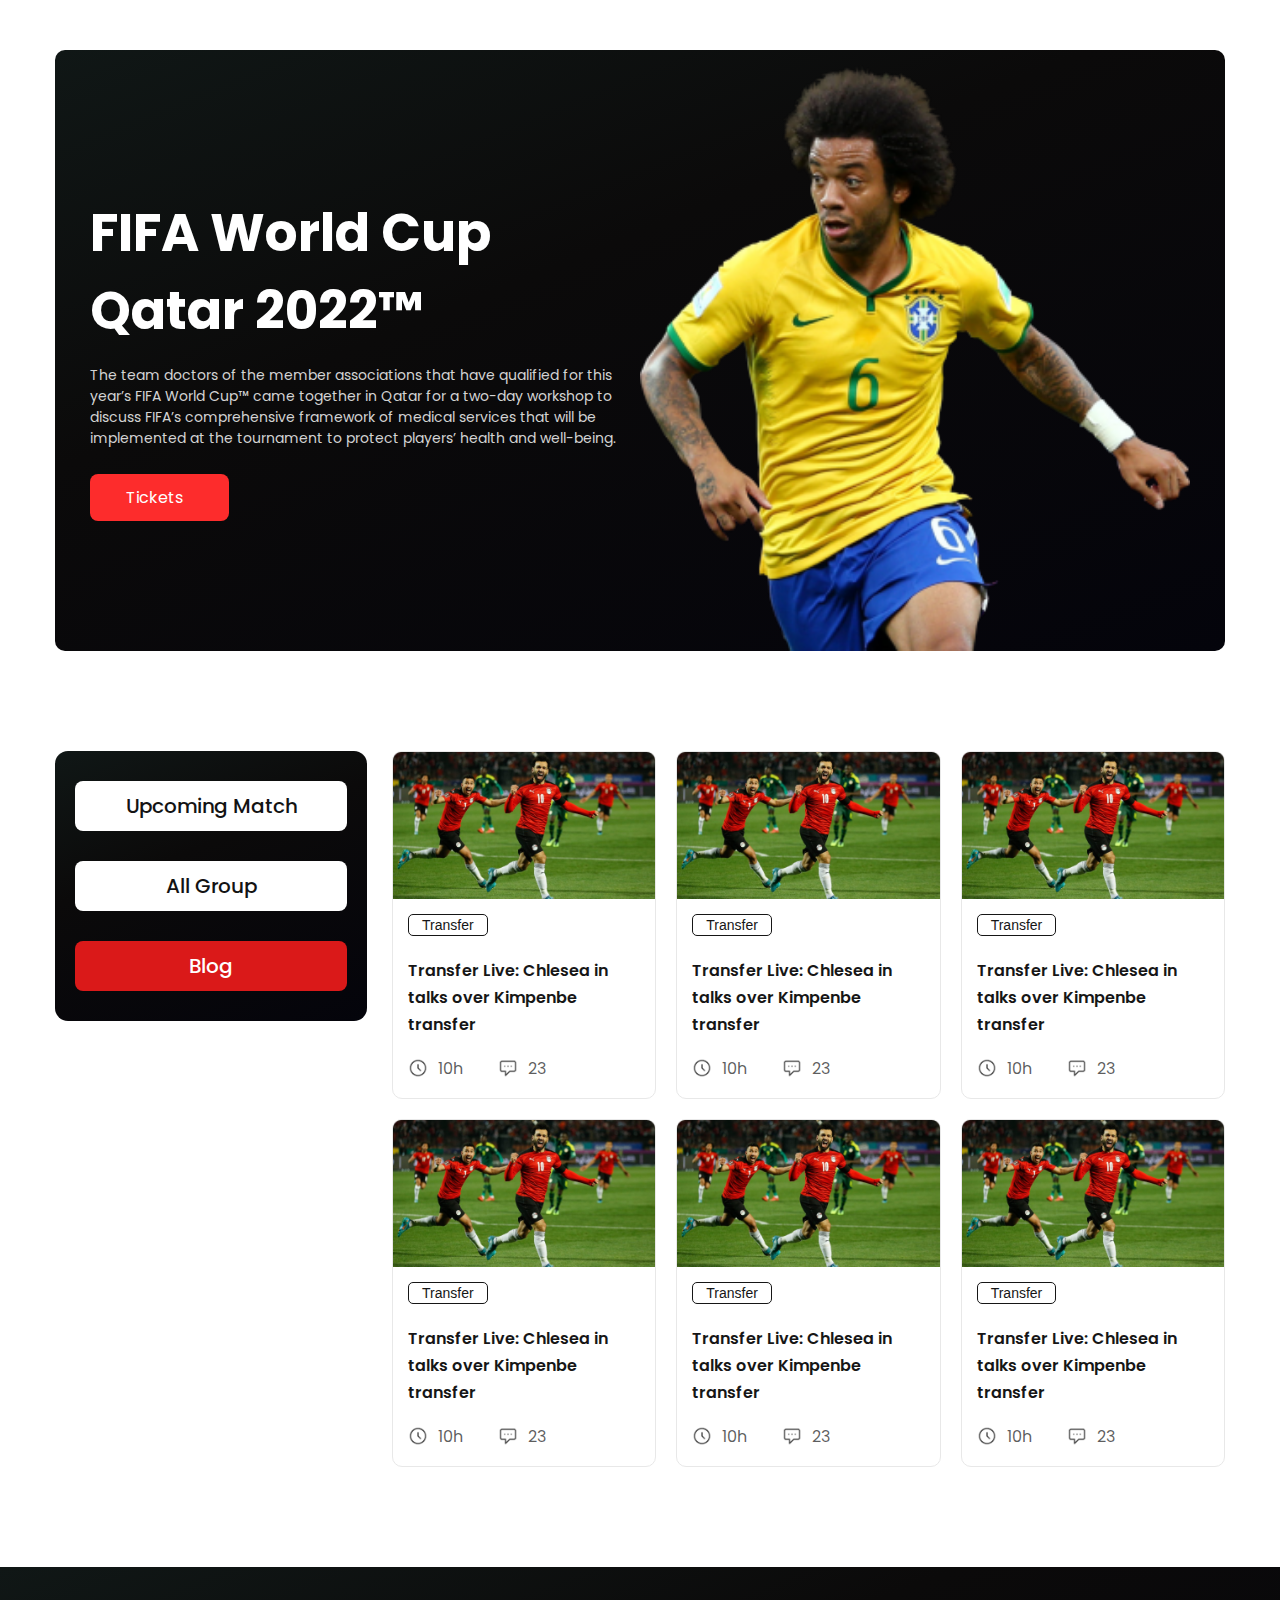
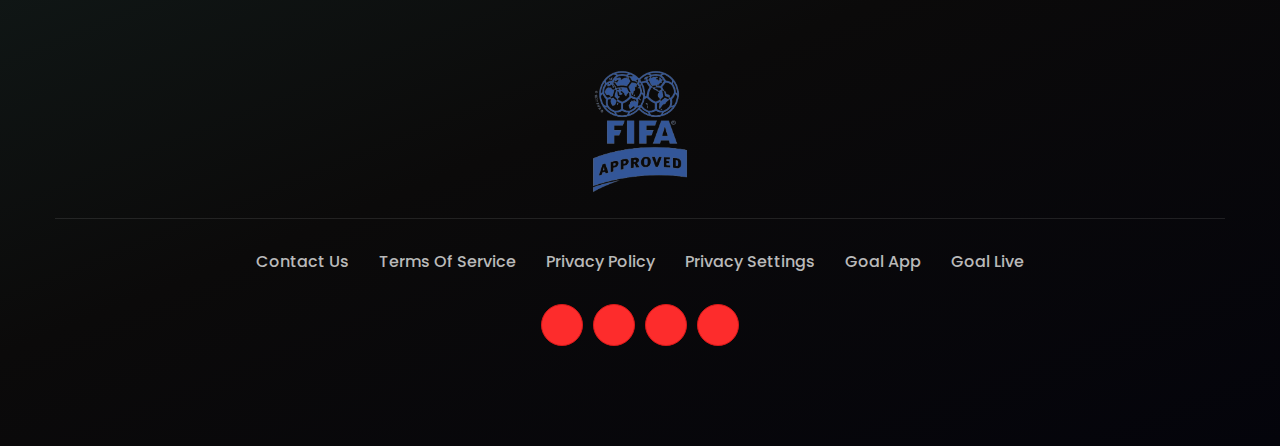
<file: index.html>
<!DOCTYPE html>
<html lang="en">
  <head>
    <meta charset="UTF-8" />
    <meta http-equiv="X-UA-Compatible" content="IE=edge" />
    <meta name="viewport" content="width=device-width, initial-scale=1.0" />
    <title>World Cup 2022</title>
    <!-------------- font awesome cdn link here  ----------->
    <link rel="stylesheet" href="https://cdnjs.cloudflare.com/ajax/libs/font-awesome/6.1.1/css/all.min.css" integrity="sha512-KfkfwYDsLkIlwQp6LFnl8zNdLGxu9YAA1QvwINks4PhcElQSvqcyVLLD9aMhXd13uQjoXtEKNosOWaZqXgel0g==" crossorigin="anonymous" referrerpolicy="no-referrer" />
    <!------------- style sheet link here -------------->
    <link rel="stylesheet" href="css/style.css" />
  </head>
  <body>
    <!-------------------- container start ----------------->
    <div class="container">
      <!----------------- header part start  ---------------------->
      <header class="header">
        <div class="header-section">
          <div class="header-content">
            <div class="header-text">
              <h2 class="header-title">FIFA World Cup Qatar 2022™</h2>
              <p class="header-sub-text"> The team doctors of the member associations that have qualified for this year’s FIFA World Cup™ came together in Qatar for a two-day workshop to discuss FIFA’s comprehensive framework of medical services that will be implemented at the tournament to protect players’ health and well-being. </p>
              <a href="index.html" class="button">Tickets <span class="icon">
                  <i class="fa-solid fa-arrow-right-long"></i>
                </span>
              </a>
            </div>
          </div>
          <div class="header-image">
            <img src="images/Banner Image.png" alt="" />
          </div>
        </div>
      </header>
      <!----------------- header part end  ------------------------->
      <main>
        <!-- blog section  -->
        <section class="blog-section">
          <!-- side bar start  -->
          <aside class="sidebar">
            <ul>
              <li>
                <a href="upcoming.html">Upcoming Match</a>
              </li>
              <li>
                <a href="#">All Group</a>
              </li>
              <li class="active">
                <a href="index.html">Blog</a>
              </li>
            </ul>
          </aside>
          <div class="blogs">
            <div class="blog">
              <div class="blog-img">
                <img src="images/Blog Image.png" alt="" />
              </div>
              <div class="blog-content">
                <button>Transfer</button>
                <h3 class="blog-heading"> Transfer Live: Chlesea in talks over Kimpenbe transfer </h3>
                <div class="blog-details">
                  <span>
                    <img src="images/Time Icon.png" alt="" />10h </span>
                  <span>
                    <img src="images/Chat Icon.png" alt="" />23 </span>
                </div>
              </div>
            </div>
            <div class="blog">
              <div class="blog-img">
                <img src="images/Blog Image.png" alt="" />
              </div>
              <div class="blog-content">
                <button>Transfer</button>
                <h3 class="blog-heading"> Transfer Live: Chlesea in talks over Kimpenbe transfer </h3>
                <div class="blog-details">
                  <span>
                    <img src="images/Time Icon.png" alt="" />10h </span>
                  <span>
                    <img src="images/Chat Icon.png" alt="" />23 </span>
                </div>
              </div>
            </div>
            <div class="blog">
              <div class="blog-img">
                <img src="images/Blog Image.png" alt="" />
              </div>
              <div class="blog-content">
                <button>Transfer</button>
                <h3 class="blog-heading"> Transfer Live: Chlesea in talks over Kimpenbe transfer </h3>
                <div class="blog-details">
                  <span>
                    <img src="images/Time Icon.png" alt="" />10h </span>
                  <span>
                    <img src="images/Chat Icon.png" alt="" />23 </span>
                </div>
              </div>
            </div>
            <div class="blog">
              <div class="blog-img">
                <img src="images/Blog Image.png" alt="" />
              </div>
              <div class="blog-content">
                <button>Transfer</button>
                <h3 class="blog-heading"> Transfer Live: Chlesea in talks over Kimpenbe transfer </h3>
                <div class="blog-details">
                  <span>
                    <img src="images/Time Icon.png" alt="" />10h </span>
                  <span>
                    <img src="images/Chat Icon.png" alt="" />23 </span>
                </div>
              </div>
            </div>
            <div class="blog">
              <div class="blog-img">
                <img src="images/Blog Image.png" alt="" />
              </div>
              <div class="blog-content">
                <button>Transfer</button>
                <h3 class="blog-heading"> Transfer Live: Chlesea in talks over Kimpenbe transfer </h3>
                <div class="blog-details">
                  <span>
                    <img src="images/Time Icon.png" alt="" />10h </span>
                  <span>
                    <img src="images/Chat Icon.png" alt="" />23 </span>
                </div>
              </div>
            </div>
            <div class="blog">
              <div class="blog-img">
                <img src="images/Blog Image.png" alt="" />
              </div>
              <div class="blog-content">
                <button>Transfer</button>
                <h3 class="blog-heading"> Transfer Live: Chlesea in talks over Kimpenbe transfer </h3>
                <div class="blog-details">
                  <span>
                    <img src="images/Time Icon.png" alt="" />10h </span>
                  <span>
                    <img src="images/Chat Icon.png" alt="" />23 </span>
                </div>
              </div>
            </div>
          </div>
          <div class="blog-button">
            <a href="" class="button">view all</a>
          </div>
        </section>
      </main>
    </div>
    <!------------------ container end------------------------>
    <!------------------ footer part start  -------------------------->
    <footer class="footer">
      <div class="footer-text">
        <div class="container">
          <div class="logo">
            <a href="index.html">
              <img src="images/logo.png" alt="" />
            </a>
          </div>
          <div class="divider"></div>
          <div class="footer-menu">
            <ul>
              <li>
                <a href="#">Contact Us</a>
              </li>
              <li>
                <a href="#">Terms of Service</a>
              </li>
              <li>
                <a href="#">Privacy Policy</a>
              </li>
              <li>
                <a href="#">Privacy Settings</a>
              </li>
              <li>
                <a href="#">Goal App</a>
              </li>
              <li>
                <a href="#"> Goal Live</a>
              </li>
            </ul>
          </div>
          <div class="social-icon">
            <ul>
              <li>
                <a href="">
                  <i class="fa-brands fa-facebook"></i>
                </a>
              </li>
              <li>
                <a href="">
                  <i class="fa-brands fa-youtube"></i>
                </a>
              </li>
              <li>
                <a href="">
                  <i class="fa-brands fa-twitter"></i>
                </a>
              </li>
              <li>
                <a href="">
                  <i class="fa-brands fa-whatsapp"></i>
                </a>
              </li>
            </ul>
          </div>
        </div>
      </div>
    </footer>
    <!-------------------- footer part end  ------------------------->
  </body>
</html>
</file>
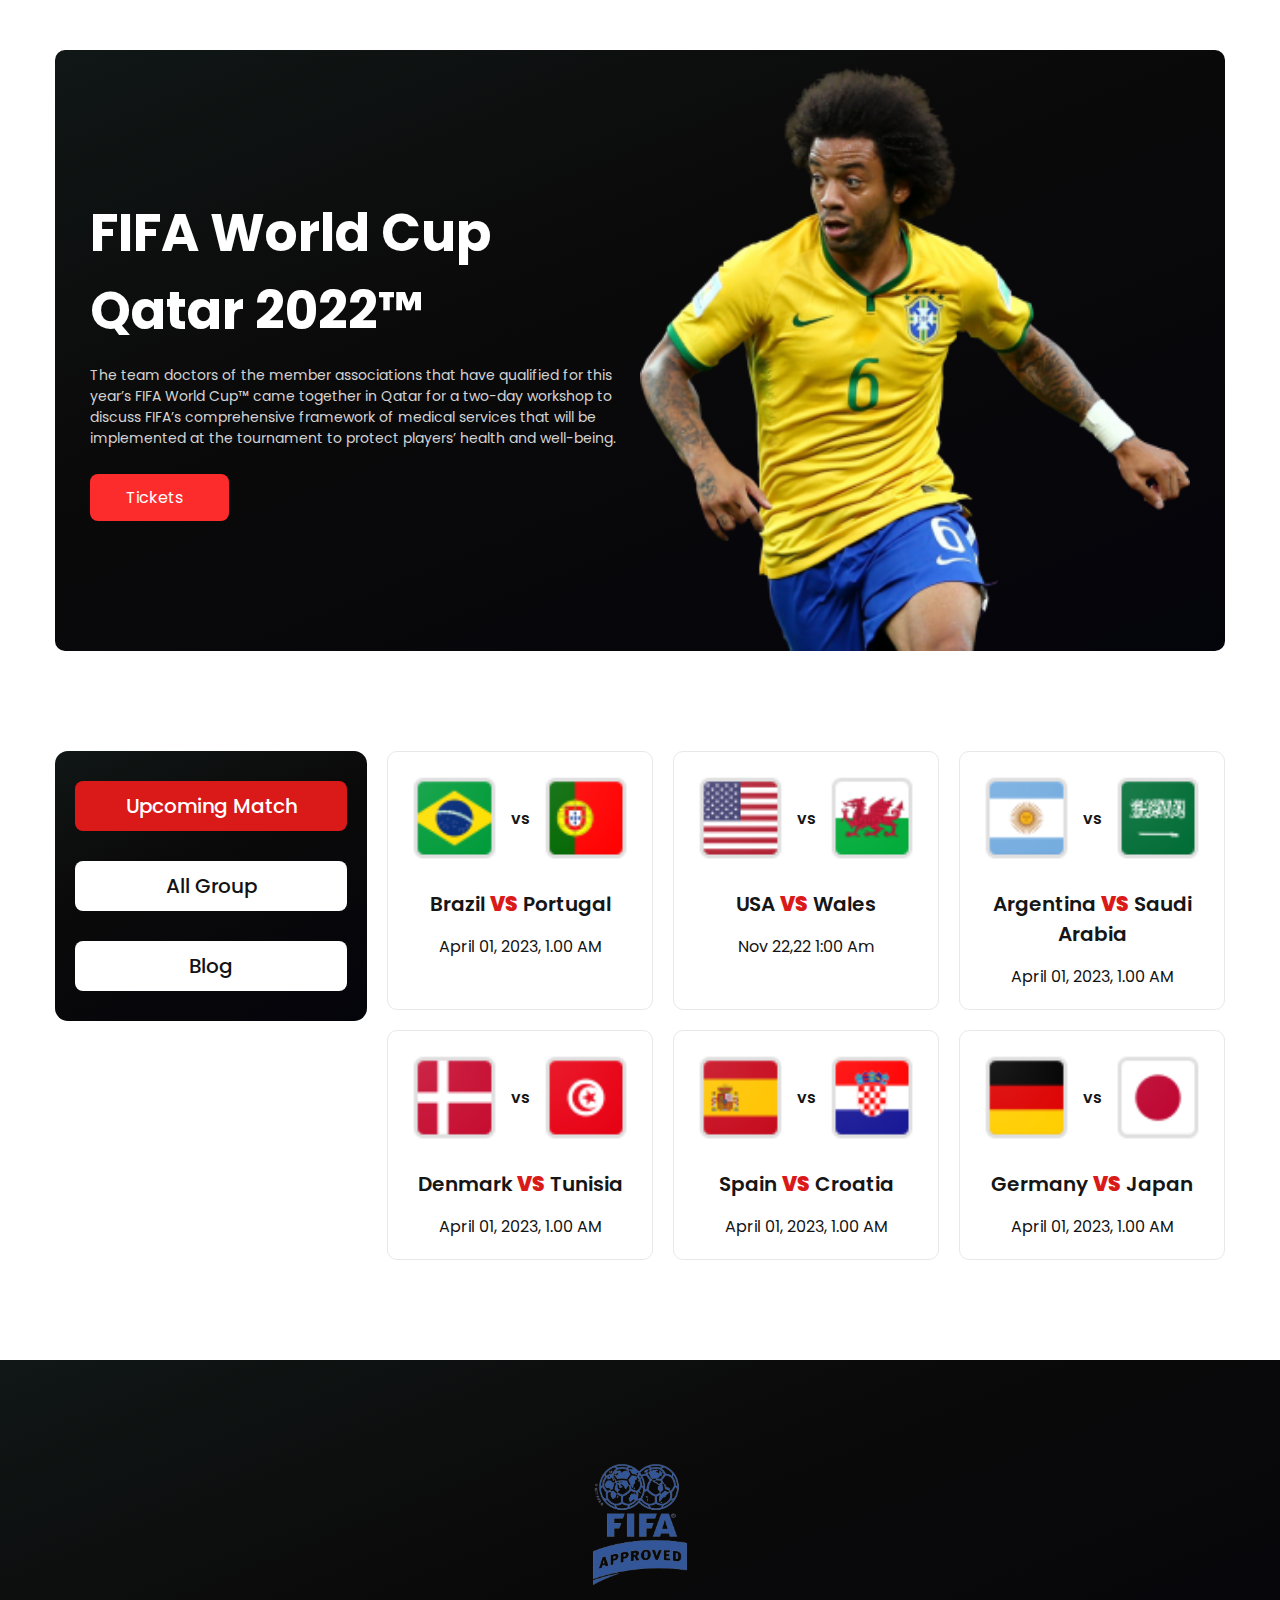
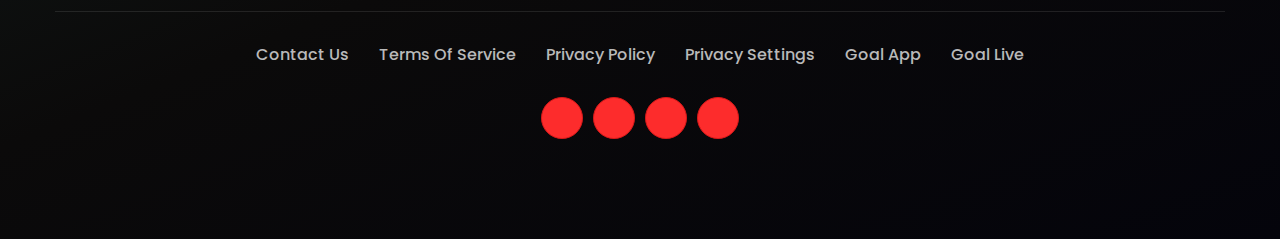
<file: upcoming.html>
<!DOCTYPE html>
<html lang="en">
  <head>
    <meta charset="UTF-8" />
    <meta http-equiv="X-UA-Compatible" content="IE=edge" />
    <meta name="viewport" content="width=device-width, initial-scale=1.0" />
    <title>Upcoming Matches</title>
    <!-------------- font awesome cdn link here  ----------->
    <link
      rel="stylesheet"
      href="https://cdnjs.cloudflare.com/ajax/libs/font-awesome/6.1.1/css/all.min.css"
      integrity="sha512-KfkfwYDsLkIlwQp6LFnl8zNdLGxu9YAA1QvwINks4PhcElQSvqcyVLLD9aMhXd13uQjoXtEKNosOWaZqXgel0g=="
      crossorigin="anonymous"
      referrerpolicy="no-referrer"
    />

    <!------------- style sheet link here -------------->
    <link rel="stylesheet" href="css/style.css" />
  </head>
  <body>
    <!-------------------- container start ----------------->
    <div class="container">
      <!----------------- header part start  ---------------------->
      <header class="header">
        <div class="header-section">
          <div class="header-content">
            <div class="header-text">
              <h2 class="header-title">FIFA World Cup Qatar 2022™</h2>
              <p class="header-sub-text">
                The team doctors of the member associations that have qualified
                for this year’s FIFA World Cup™ came together in Qatar for a
                two-day workshop to discuss FIFA’s comprehensive framework of
                medical services that will be implemented at the tournament to
                protect players’ health and well-being.
              </p>
              <a href="index.html" class="button"
                >Tickets
                <span class="icon"
                  ><i class="fa-solid fa-arrow-right-long"></i></span
              ></a>
            </div>
          </div>
          <div class="header-image">
            <img src="images/Banner Image.png" alt="" />
          </div>
        </div>
      </header>

      <!----------------- header part end  ------------------------->
      <main>
        <!-- blog section  -->
        <section class="match-section">
          <!-- side bar start  -->
          <aside class="sidebar">
            <ul>
              <li class="active"><a href="upcoming.html">Upcoming Match</a></li>
              <li><a href="#">All Group</a></li>
              <li><a href="index.html">Blog</a></li>
            </ul>
          </aside>
          <div class="upcoming-matches">
            <div class="match">
              <div class="team-image">
                <img src="images/flag/bra.png" alt="" />
                <span>vs</span>
                <img src="images/flag/por.png" alt="" />
              </div>
              <div class="match-details">
                <h4 class="team-name">Brazil <b>VS</b> Portugal</h4>
                <p class="match-time">April 01, 2023, 1.00 AM</p>
              </div>
            </div>
            <div class="match">
              <div class="team-image">
                <img src="images/flag/download.png" alt="" />
                <span>vs</span>
                <img src="images/flag/wal.png" alt="" />
              </div>
              <div class="match-details">
                <h4 class="team-name">USA <b>VS</b> Wales</h4>
                <p class="match-time">Nov 22,22 1:00 Am</p>
              </div>
            </div>
            <div class="match">
              <div class="team-image">
                <img src="images/flag/arg.png" alt="" />
                <span>vs</span>
                <img src="images/flag/sau.png" alt="" />
              </div>
              <div class="match-details">
                <h4 class="team-name">Argentina <b>VS</b> Saudi Arabia</h4>
                <p class="match-time">April 01, 2023, 1.00 AM</p>
              </div>
            </div>
            <div class="match">
              <div class="team-image">
                <img src="images/flag/den.png" alt="" />
                <span>vs</span>
                <img src="images/flag/tun.png" alt="" />
              </div>
              <div class="match-details">
                <h4 class="team-name">Denmark <b>VS</b> Tunisia</h4>
                <p class="match-time">April 01, 2023, 1.00 AM</p>
              </div>
            </div>
            <div class="match">
              <div class="team-image">
                <img src="images/flag/spain.png" alt="" />
                <span>vs</span>
                <img src="images/flag/cos.png" alt="" />
              </div>
              <div class="match-details">
                <h4 class="team-name">Spain <b>VS</b> Croatia</h4>
                <p class="match-time">April 01, 2023, 1.00 AM</p>
              </div>
            </div>
            <div class="match">
              <div class="team-image">
                <img src="images/flag/ger.png" alt="" />
                <span>vs</span>
                <img src="images/flag/jap.png" alt="" />
              </div>
              <div class="match-details">
                <h4 class="team-name">Germany <b>VS</b> Japan</h4>
                <p class="match-time">April 01, 2023, 1.00 AM</p>
              </div>
            </div>
          </div>
          <div class="blog-button">
            <a href="" class="button">view all</a>
          </div>
        </section>
      </main>
    </div>
    <!------------------ container end------------------------>

    <!------------------ footer part start  -------------------------->
    <footer class="footer">
      <div class="footer-text">
        <div class="container">
          <div class="logo">
            <a href="index.html"><img src="images/logo.png" alt="" /></a>
          </div>
          <div class="divider"></div>
          <div class="footer-menu">
            <ul>
              <li><a href="#">Contact Us</a></li>
              <li><a href="#">Terms of Service</a></li>
              <li><a href="#">Privacy Policy</a></li>
              <li><a href="#">Privacy Settings</a></li>
              <li><a href="#">Goal App</a></li>
              <li><a href="#"> Goal Live</a></li>
            </ul>
          </div>
          <div class="social-icon">
            <ul>
              <li>
                <a href=""><i class="fa-brands fa-facebook"></i></a>
              </li>
              <li>
                <a href=""><i class="fa-brands fa-youtube"></i></a>
              </li>
              <li>
                <a href=""><i class="fa-brands fa-twitter"></i></a>
              </li>
              <li>
                <a href=""><i class="fa-brands fa-whatsapp"></i></a>
              </li>
            </ul>
          </div>
        </div>
      </div>
    </footer>
    <!-------------------- footer part end  ------------------------->
  </body>
</html>
</file>
<file: css/style.css>
/* 
===========================
google fonts 
===========================
 */
@import url("https://fonts.googleapis.com/css2?family=Poppins:wght@100;200;300;400;500;600;700;800;900&display=swap");

/* 
===========================
Base CSS
===========================
 */
* {
  margin: 0;
  padding: 0;
}
::after,
::before {
  box-sizing: border-box;
}
body {
  font-family: "Poppins", sans-serif;
}
ul {
  margin: 0;
  padding: 0;
}
li {
  list-style: none;
}
a,
a:hover {
  text-decoration: none;
}
/* 
===========================
Reusable CSS
===========================
 */
img {
  width: 100%;
  height: 100%;
  /* object-fit: cover; */
}
.container {
  max-width: 1170px;
  margin: 0 auto;
  padding-top: 50px;
}
.button {
  display: flex;
  align-items: center;
  gap: 10px;
  padding: 10px 35px;
  width: fit-content;
  background-color: rgb(253, 44, 44);
  color: #fff;
  border-radius: 8px;
  text-transform: capitalize;
  border: 1px solid transparent;
  transition: background-color 0.3s, color 0.3s, border-color 0.3s;
}
.button .icon {
  margin-left: 0px;
  transition: margin 0.3s;
}
.button:hover {
  background-color: transparent;
  color: rgb(253, 44, 44);
  border-color: rgb(253, 44, 44);
}
.button:hover .icon {
  margin-left: 7px;
}
.sidebar ul li.active {
  background-color: rgb(218, 25, 25);
}
.sidebar ul li.active a {
  color: #fff;
}
/* 
===========================
HEADER PART
===========================
 */
.header {
  background: linear-gradient(
    338deg,
    rgba(4, 4, 11, 1) 0%,
    rgba(11, 10, 10, 1) 61%,
    rgba(16, 23, 22, 1) 100%
  );
  border-radius: 10px;
  padding: 15px 35px 0 35px;
}
.header-section {
  display: grid;
  grid-template-columns: repeat(2, 1fr);
}
.header-content {
  display: flex;
  align-items: center;
}
.header-title {
  color: #fff;
  font-size: 52px;
}
.header-sub-text {
  color: lightgray;
  font-size: 14px;
  font-weight: 400;
  margin-top: 15px;
  margin-bottom: 25px;
}
/* 
===========================
Blog Section
===========================
 */
.blog-section {
  display: grid;
  grid-template-columns: 312px 1fr;
  grid-column-gap: 25px;
  padding: 100px 0;
}
.sidebar ul {
  background: linear-gradient(
    338deg,
    rgba(4, 4, 11, 1) 0%,
    rgba(11, 10, 10, 1) 61%,
    rgba(16, 23, 22, 1) 100%
  );
  border-radius: 13px;
  padding: 30px 20px;
  text-align: center;
}
.sidebar ul li {
  padding: 10px 20px;
  background-color: #fff;
  margin-bottom: 30px;
  border-radius: 8px;
  cursor: pointer;
}

.sidebar ul li:last-child {
  margin-bottom: 0;
}
.sidebar ul li a {
  color: #131313;
  font-size: 20px;
  font-weight: 500;
  text-transform: capitalize;
  text-align: center;
  /* display: inline-block; */
}
/* blogs part start  */
.blogs {
  display: grid;
  grid-template-columns: repeat(3, 1fr);
  grid-gap: 20px;
}
.blog {
  border: 1px solid #e8e8e8;
  border-radius: 10px;
  transition: transform 0.3s;
}
.blog:hover {
  transform: translateY(-8px) scale(1.05);
}
.blog-img img {
  transition: transform 0.3s;
}
.blog:hover .blog-img img {
  transform: scale(0.99);
}
.blog-content {
  padding: 6px 15px 20px 15px;
}
.blog-content button {
  outline: none;
  cursor: pointer;
  background-color: transparent;
  border: 1px solid #161616;
  border-radius: 5px;
  padding: 2px 13px;
  font-size: 14px;
  font-weight: 500;
  color: #161616;
}
.blog-content .blog-heading {
  font-size: 16px;
  font-weight: 600;
  color: #161616;
  margin: 20px 0;
  line-height: 27px;
  cursor: pointer;
  transition: color 0.3s;
}
.blog:hover .blog-heading {
  color: rgb(218, 25, 25);
}
.blog-details {
  display: flex;
  gap: 70px;
}
.blog-details span {
  width: 20px;
  height: 20px;
  display: flex;
  align-items: center;
  gap: 10px;
  color: rgba(22, 22, 22, 0.7);
}
.blog-button .button {
  display: none;
}
/* 
===========================
footer start
===========================
 */
.footer {
  background: linear-gradient(
    338deg,
    rgba(4, 4, 11, 1) 0%,
    rgba(11, 10, 10, 1) 61%,
    rgba(16, 23, 22, 1) 100%
  );
  padding: 100px 0;
  text-align: center;
}
.footer .container {
  padding: 0;
}
.logo {
  width: 100px;
  margin: 0 auto 15px auto;
}
.footer .divider {
  width: 100%;
  height: 1px;
  background-color: rgba(255, 255, 255, 0.1);
}
.footer .footer-menu ul {
  display: flex;
  gap: 30px;
  justify-content: center;
  margin-top: 30px;
}
.footer ul li a {
  font-size: 16px;
  color: #b9b9b9;
  font-weight: 500;
  text-transform: capitalize;
  transition: color 0.3s;
}
.footer > ul li a:hover {
  color: #8b8989;
}
.social-icon ul {
  display: flex;
  justify-content: center;
  gap: 10px;
  margin-top: 30px;
}
.social-icon a {
  width: 40px;
  height: 40px;
  border: 1px solid rgb(218, 25, 25);
  background-color: rgb(253, 44, 44);
  color: #fff;
  border-radius: 50%;
  display: flex;
  align-items: center;
  justify-content: center;
  transition: color 0.3s, background-color 0.3s;
}

.social-icon a:hover {
  color: rgb(218, 25, 25);
  background-color: transparent;
}
/* 
===========================
Matches Time
===========================
*/
.match-section {
  display: grid;
  grid-template-columns: 312px 1fr;
  grid-column-gap: 20px;
  padding: 100px 0;
}
.upcoming-matches {
  display: grid;
  grid-template-columns: repeat(3, 1fr);
  grid-gap: 20px;
}
.match {
  padding: 20px;
  border: 1px solid #e8e8e8;
  border-radius: 10px;
}
.team-image {
  display: flex;
  align-items: center;
  justify-content: center;
  gap: 10px;
}
.team-image img {
  object-fit: cover;
}
.team-image span {
  font-weight: 600;
  color: #161616;
  font-size: 16px;
}
.match-details {
  text-align: center;
}
.team-name {
  font-size: 20px;
  color: #161616;
  font-weight: 600;
  margin-top: 25px;
}
.team-name b {
  color: rgb(218, 25, 25);
}
.match-time {
  font-size: 16px;
  color: #131313;
  font-weight: 400;
  margin-top: 15px;
}

/* 
===========================
media queries
===========================
 */

/* mobile screen  */
@media screen and (max-width: 500px) {
  .container {
    padding: 0 10px;
  }
}
@media screen and (max-width: 688px) {
  .container {
    max-width: 100%;
    padding: 0 10px;
  }
  .button {
    margin: auto;
  }
  .header-section {
    grid-template-columns: repeat(1, 1fr);
    place-items: center;
    grid-row-gap: 20px;
  }
  .header-text {
    text-align: center;
  }
  .header-title {
    font-size: 36px;
  }
  .blog-section,
  .match-section {
    grid-template-columns: repeat(1, 1fr);
    padding: 30px 0;
  }
  .sidebar ul {
    background: transparent;
    padding-left: 0;
    padding-right: 0;
  }
  .sidebar ul li {
    border: 1px solid #e8e8e8;
  }
  .blogs,
  .upcoming-matches {
    grid-template-columns: repeat(1, 1fr);
  }
  .blog-content .blog-heading {
    font-size: 20px;
  }
  .footer {
    padding: 50px 0;
  }
  .footer .container {
    padding: 0 20px;
  }
  .footer .footer-menu ul {
    flex-direction: column;
  }
  .social-icon ul {
    display: flex;
    justify-content: center;
    gap: 10px;
    margin-top: 20px;
  }
}

/* 
=========================
Tablet responsive 
=========================
*/
@media screen and (min-width: 688px) and (max-width: 992px) {
  .container {
    max-width: 100%;
    padding: 0 20px;
  }
  .header-title {
    font-size: 40px;
  }
  .blog-section,
  .match-section {
    grid-template-columns: repeat(1, 1fr);
    padding: 30px 0;
  }
  .sidebar ul {
    display: flex;
    justify-content: space-between;
    background: transparent;
  }

  .sidebar ul li {
    padding: 10px 66px;
    background-color: #fff;
    border: 1px solid #e8e8e8;
    border-radius: 8px;
    margin: 0 10px;
  }
  .sidebar ul li.active {
    display: flex;
    align-items: center;
  }
  .blogs {
    grid-template-columns: repeat(2, 1fr);
  }
  .blog-button {
    width: 100%;
    display: flex;
    justify-content: center;
    margin-top: 20px;
  }
  .blog-button .button {
    display: block;
  }

  .footer .footer-menu ul {
    justify-content: center;
    flex-wrap: wrap;
    width: 80%;
    margin: 30px auto;
  }
  .social-icon ul {
    display: flex;
    justify-content: center;
    gap: 10px;
    margin-top: 20px;
  }
  .upcoming-matches .sidebar ul {
    justify-content: space-between;
  }
  .upcoming-matches {
    grid-template-columns: repeat(2, 1fr);
    margin-top: 50px;
  }
}
/* 
=========================
Desktop Or Laptop 
=========================
*/
@media screen and (min-width: 993px) and (max-width: 1170px) {
  .container {
    width: 90%;
    margin: 0 auto;
  }
  .matches {
    grid-template-columns: 290px 1fr;
    /* padding: 30px 0; */
  }
  .blogs .match span img {
    width: 100%;
  }
  .matches {
    grid-template-columns: repeat(3, 1fr);
  }
  .blogs,
  .upcoming-matches {
    grid-template-columns: repeat(2, 1fr);
  }
}
</file>
